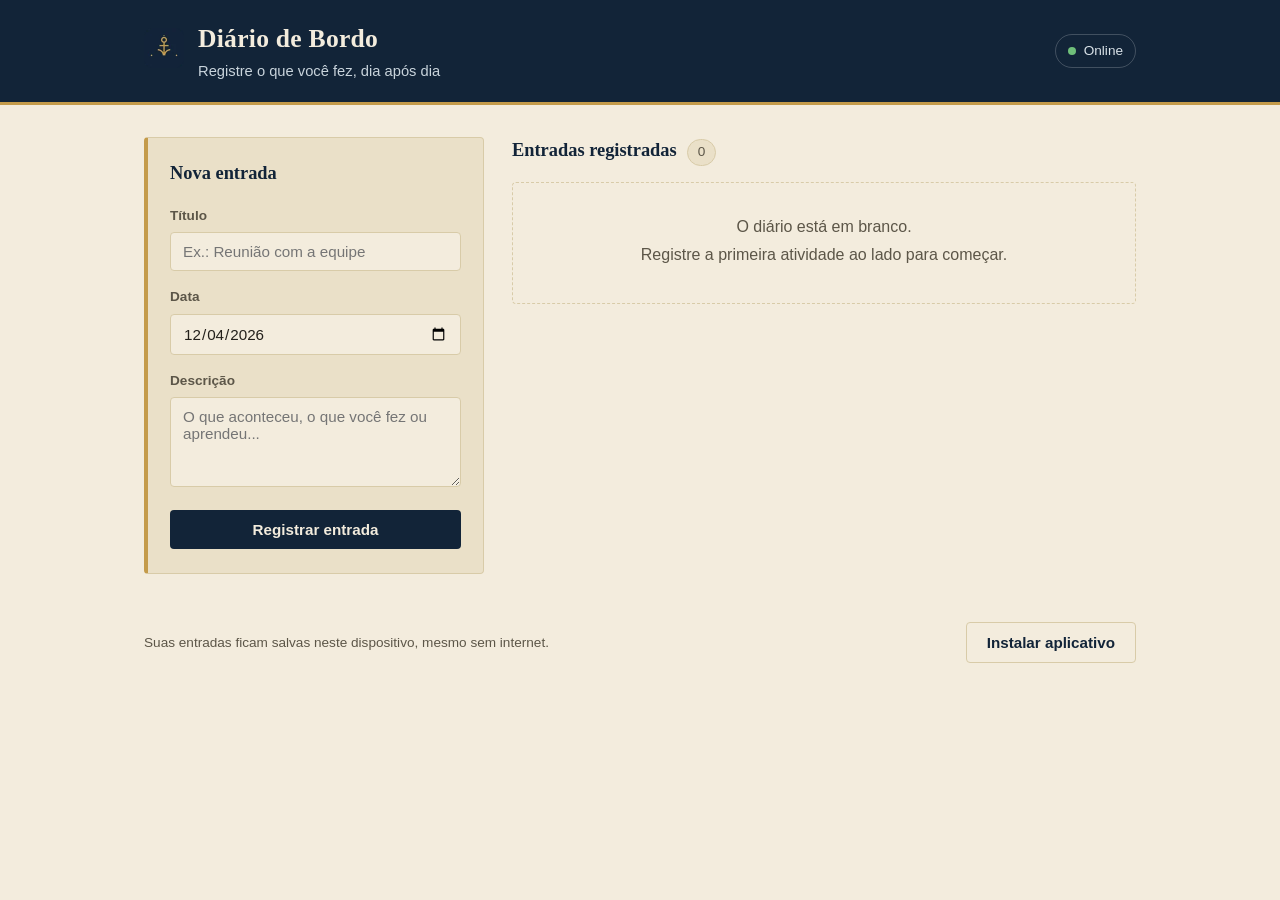
<file: index.html>
<!DOCTYPE html><html lang="pt-BR"><head><meta charset="UTF-8"/><meta name="viewport" content="width=device-width, initial-scale=1.0"/><title>Diário de Bordo</title><meta name="description" content="Registre suas atividades diárias, mesmo offline."/><link rel="manifest" href="manifest.json"/><meta name="theme-color" content="#122438"/><link rel="icon" type="image/png" href="icons/favicon.png"/><link rel="apple-touch-icon" href="icons/icon-192.png"/><meta name="apple-mobile-web-app-capable" content="yes"/><meta name="apple-mobile-web-app-status-bar-style" content="black-translucent"/><meta name="apple-mobile-web-app-title" content="Diário de Bordo"/><link rel="stylesheet" href="style.min.css"/></head><body><header class="masthead"><div class="masthead__inner"><div class="masthead__brand"><picture><source srcset="icons/logo-80.webp" type="image/webp"/><img src="icons/logo-80.png" alt="" class="masthead__icon" width="40" height="40" fetchpriority="high"/></picture><div><h1 class="masthead__title">Diário de Bordo</h1><p class="masthead__subtitle">Registre o que você fez, dia após dia</p></div></div><div class="status" id="connectionStatus" role="status" aria-live="polite"><span class="status__dot" aria-hidden="true"></span><span class="status__label">Online</span></div></div></header><main class="deck"><section class="card entry-form" aria-labelledby="formTitle"><h2 id="formTitle" class="card__title">Nova entrada</h2><form id="entryForm" novalidate><div class="field"><label for="entryTitle">Título</label><input type="text" id="entryTitle" name="title" placeholder="Ex.: Reunião com a equipe" autocomplete="off" required/></div><div class="field"><label for="entryDate">Data</label><input type="date" id="entryDate" name="date" required/></div><div class="field"><label for="entryDescription">Descrição</label><textarea id="entryDescription" name="description" rows="4" placeholder="O que aconteceu, o que você fez ou aprendeu..." ></textarea></div><p class="field__error" id="formError" role="alert" hidden></p><button type="submit" class="button button--primary">Registrar entrada</button></form></section><section class="log" aria-labelledby="logTitle"><div class="log__header"><h2 id="logTitle" class="card__title">Entradas registradas</h2><span class="log__count" id="entryCount">0</span></div><ul class="log__list" id="entryList"></ul><div class="empty-state" id="emptyState"><p>O diário está em branco.</p><p>Registre a primeira atividade ao lado para começar.</p></div></section></main><footer class="foot"><p class="foot__text">Suas entradas ficam salvas neste dispositivo, mesmo sem internet.</p><button id="installButton" class="button button--ghost" hidden>Instalar aplicativo</button></footer><div class="toast" id="toast" role="status" aria-live="polite"></div><script src="script.min.js" defer></script></body></html>
</file>
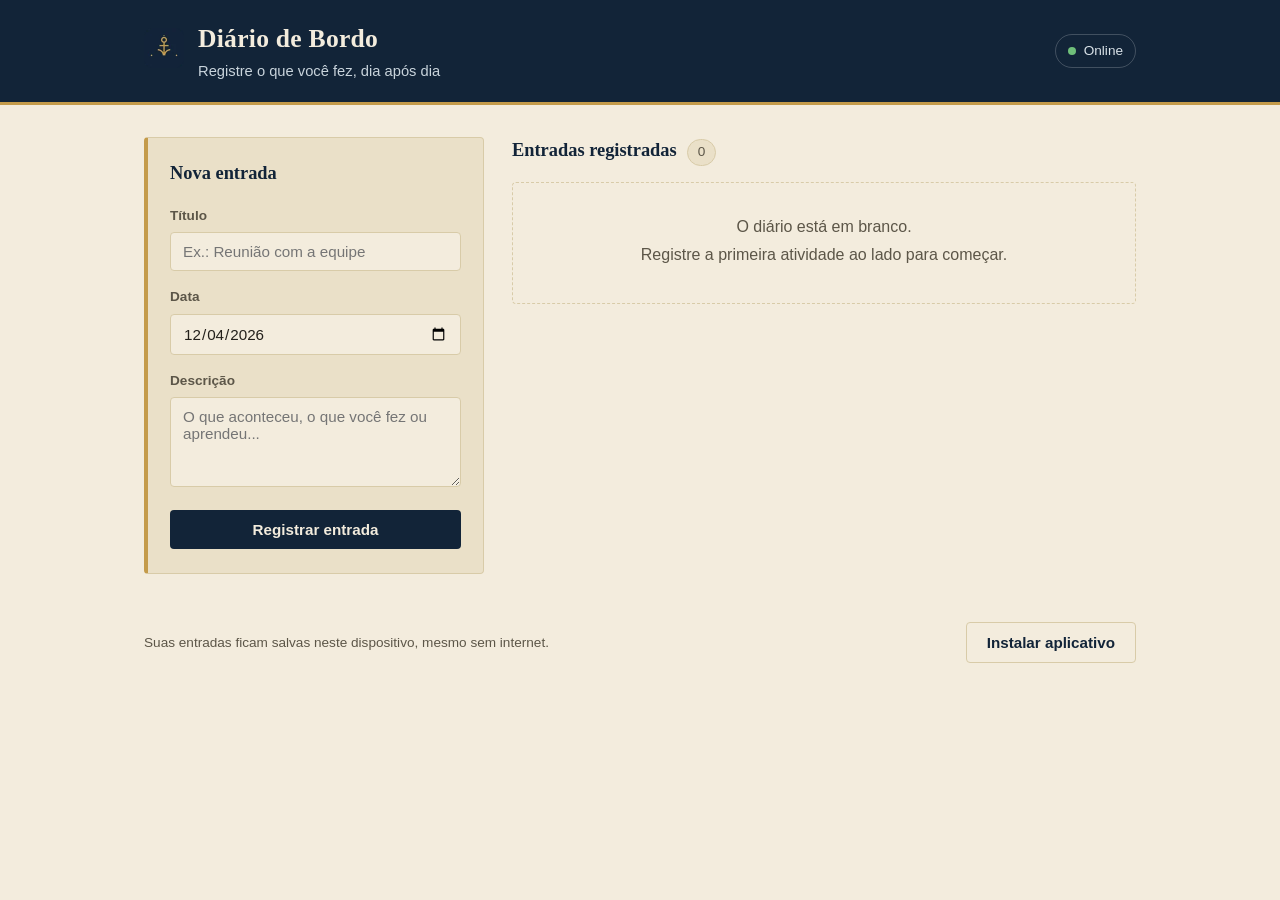
<file: src/index.html>
<!DOCTYPE html>
<html lang="pt-BR">
<head>
  <meta charset="UTF-8" />
  <meta name="viewport" content="width=device-width, initial-scale=1.0" />
  <title>Diário de Bordo</title>
  <meta name="description" content="Registre suas atividades diárias, mesmo offline." />

  <!-- PWA -->
  <link rel="manifest" href="../manifest.json" />
  <meta name="theme-color" content="#122438" />
  <link rel="icon" type="image/png" href="../icons/favicon.png" />
  <link rel="apple-touch-icon" href="../icons/icon-192.png" />
  <meta name="apple-mobile-web-app-capable" content="yes" />
  <meta name="apple-mobile-web-app-status-bar-style" content="black-translucent" />
  <meta name="apple-mobile-web-app-title" content="Diário de Bordo" />

  <link rel="stylesheet" href="style.css" />
</head>
<body>

  <header class="masthead">
    <div class="masthead__inner">
      <div class="masthead__brand">
        <picture>
          <source srcset="../icons/logo-80.webp" type="image/webp" />
          <img src="../icons/logo-80.png" alt="" class="masthead__icon" width="40" height="40" fetchpriority="high" />
        </picture>
        <div>
          <h1 class="masthead__title">Diário de Bordo</h1>
          <p class="masthead__subtitle">Registre o que você fez, dia após dia</p>
        </div>
      </div>
      <div class="status" id="connectionStatus" role="status" aria-live="polite">
        <span class="status__dot" aria-hidden="true"></span>
        <span class="status__label">Online</span>
      </div>
    </div>
  </header>

  <main class="deck">

    <section class="card entry-form" aria-labelledby="formTitle">
      <h2 id="formTitle" class="card__title">Nova entrada</h2>

      <form id="entryForm" novalidate>
        <div class="field">
          <label for="entryTitle">Título</label>
          <input
            type="text"
            id="entryTitle"
            name="title"
            placeholder="Ex.: Reunião com a equipe"
            autocomplete="off"
            required
          />
        </div>

        <div class="field">
          <label for="entryDate">Data</label>
          <input type="date" id="entryDate" name="date" required />
        </div>

        <div class="field">
          <label for="entryDescription">Descrição</label>
          <textarea
            id="entryDescription"
            name="description"
            rows="4"
            placeholder="O que aconteceu, o que você fez ou aprendeu..."
          ></textarea>
        </div>

        <p class="field__error" id="formError" role="alert" hidden></p>

        <button type="submit" class="button button--primary">Registrar entrada</button>
      </form>
    </section>

    <section class="log" aria-labelledby="logTitle">
      <div class="log__header">
        <h2 id="logTitle" class="card__title">Entradas registradas</h2>
        <span class="log__count" id="entryCount">0</span>
      </div>

      <ul class="log__list" id="entryList"></ul>

      <div class="empty-state" id="emptyState">
        <p>O diário está em branco.</p>
        <p>Registre a primeira atividade ao lado para começar.</p>
      </div>
    </section>

  </main>

  <footer class="foot">
    <p class="foot__text">Suas entradas ficam salvas neste dispositivo, mesmo sem internet.</p>
    <button id="installButton" class="button button--ghost" hidden>Instalar aplicativo</button>
  </footer>

  <div class="toast" id="toast" role="status" aria-live="polite"></div>

  <script src="script.js"></script>
</body>
</html>
</file>
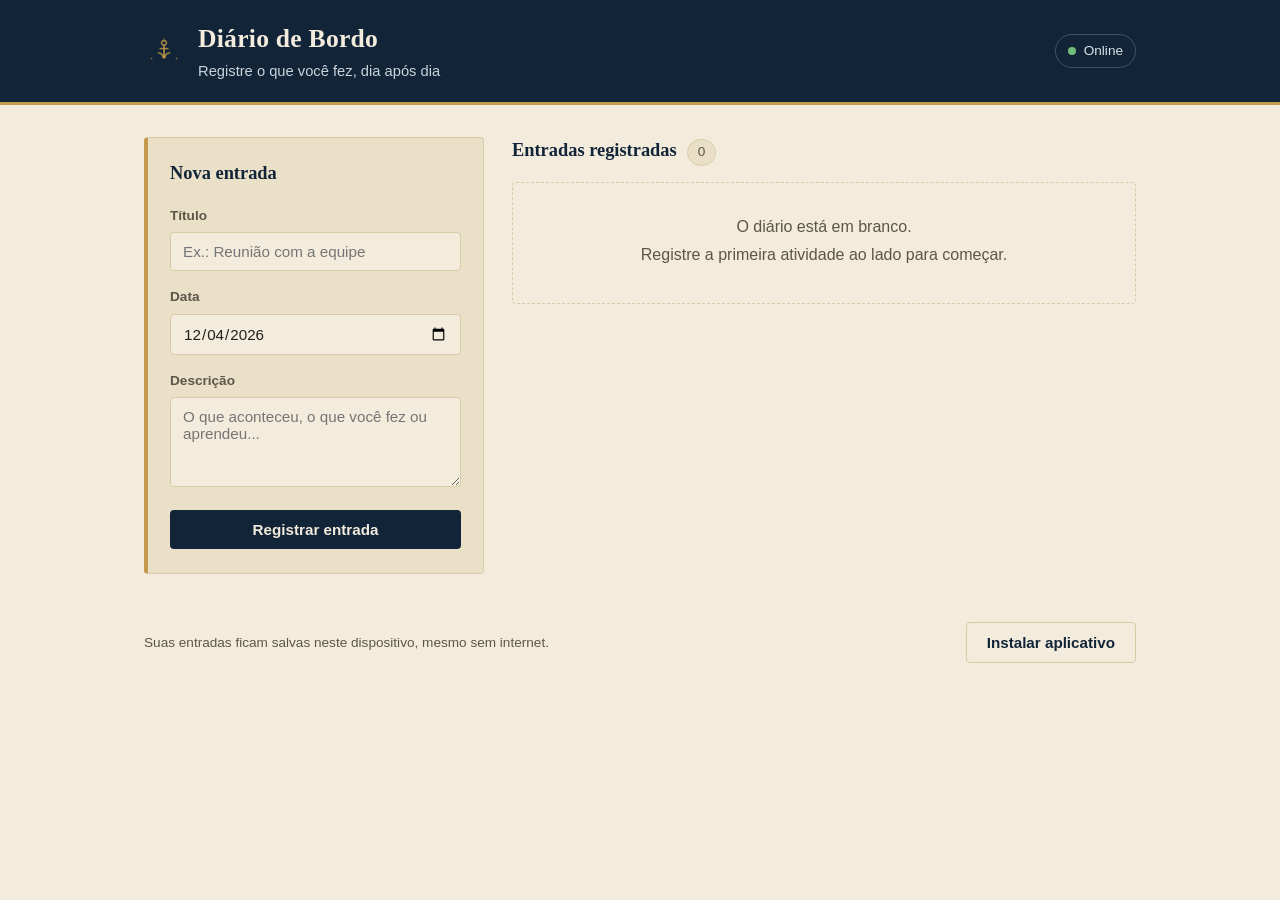
<file: versao-original/index.html>
<!DOCTYPE html>
<html lang="pt-BR">
<head>
  <meta charset="UTF-8" />
  <meta name="viewport" content="width=device-width, initial-scale=1.0" />
  <title>Diário de Bordo</title>
  <meta name="description" content="Registre suas atividades diárias, mesmo offline." />

  <!-- PWA -->
  <link rel="manifest" href="manifest.json" />
  <meta name="theme-color" content="#122438" />
  <link rel="icon" type="image/png" href="icons/favicon.png" />
  <link rel="apple-touch-icon" href="icons/icon-192.png" />
  <meta name="apple-mobile-web-app-capable" content="yes" />
  <meta name="apple-mobile-web-app-status-bar-style" content="black-translucent" />
  <meta name="apple-mobile-web-app-title" content="Diário de Bordo" />

  <link rel="stylesheet" href="style.css" />
</head>
<body>

  <header class="masthead">
    <div class="masthead__inner">
      <div class="masthead__brand">
        <img src="icons/icon-192.png" alt="" class="masthead__icon" width="40" height="40" />
        <div>
          <h1 class="masthead__title">Diário de Bordo</h1>
          <p class="masthead__subtitle">Registre o que você fez, dia após dia</p>
        </div>
      </div>
      <div class="status" id="connectionStatus" role="status" aria-live="polite">
        <span class="status__dot" aria-hidden="true"></span>
        <span class="status__label">Online</span>
      </div>
    </div>
  </header>

  <main class="deck">

    <section class="card entry-form" aria-labelledby="formTitle">
      <h2 id="formTitle" class="card__title">Nova entrada</h2>

      <form id="entryForm" novalidate>
        <div class="field">
          <label for="entryTitle">Título</label>
          <input
            type="text"
            id="entryTitle"
            name="title"
            placeholder="Ex.: Reunião com a equipe"
            autocomplete="off"
            required
          />
        </div>

        <div class="field">
          <label for="entryDate">Data</label>
          <input type="date" id="entryDate" name="date" required />
        </div>

        <div class="field">
          <label for="entryDescription">Descrição</label>
          <textarea
            id="entryDescription"
            name="description"
            rows="4"
            placeholder="O que aconteceu, o que você fez ou aprendeu..."
          ></textarea>
        </div>

        <p class="field__error" id="formError" role="alert" hidden></p>

        <button type="submit" class="button button--primary">Registrar entrada</button>
      </form>
    </section>

    <section class="log" aria-labelledby="logTitle">
      <div class="log__header">
        <h2 id="logTitle" class="card__title">Entradas registradas</h2>
        <span class="log__count" id="entryCount">0</span>
      </div>

      <ul class="log__list" id="entryList"></ul>

      <div class="empty-state" id="emptyState">
        <p>O diário está em branco.</p>
        <p>Registre a primeira atividade ao lado para começar.</p>
      </div>
    </section>

  </main>

  <footer class="foot">
    <p class="foot__text">Suas entradas ficam salvas neste dispositivo, mesmo sem internet.</p>
    <button id="installButton" class="button button--ghost" hidden>Instalar aplicativo</button>
  </footer>

  <div class="toast" id="toast" role="status" aria-live="polite"></div>

  <script src="script.js"></script>
</body>
</html>
</file>
<file: src/style.css>
/* ============================================================
   Diário de Bordo — design tokens
   A ship's logbook feel: navy, aged paper and brass.
   ============================================================ */

:root {
  --ink-navy: #122438;
  --ink-navy-deep: #0c1a29;
  --paper: #f3ecdd;
  --paper-deep: #eae0c8;
  --paper-line: #d8cba8;
  --brass: #c49b4a;
  --brass-deep: #a87f35;
  --teal: #2f5d62;
  --charcoal: #23201b;
  --charcoal-soft: #5c5648;
  --danger: #8c3b2e;
  --danger-deep: #712f25;

  --font-display: "Iowan Old Style", "Palatino Linotype", "Book Antiqua", Georgia, serif;
  --font-body: -apple-system, BlinkMacSystemFont, "Segoe UI", Roboto, Helvetica, Arial, sans-serif;

  --radius: 4px;
  --content-width: 1040px;
}

* {
  box-sizing: border-box;
}

html {
  -webkit-text-size-adjust: 100%;
}

body {
  margin: 0;
  font-family: var(--font-body);
  color: var(--charcoal);
  background: var(--paper);
  line-height: 1.5;
}

h1, h2 {
  margin: 0;
  font-family: var(--font-display);
}

button {
  font-family: inherit;
}

:focus-visible {
  outline: 3px solid var(--teal);
  outline-offset: 2px;
}

/* ============================================================
   Masthead
   ============================================================ */

.masthead {
  background: var(--ink-navy);
  color: var(--paper);
  border-bottom: 3px solid var(--brass);
}

.masthead__inner {
  max-width: var(--content-width);
  margin: 0 auto;
  padding: 20px 24px;
  display: flex;
  align-items: center;
  justify-content: space-between;
  gap: 16px;
  flex-wrap: wrap;
}

.masthead__brand {
  display: flex;
  align-items: center;
  gap: 14px;
}

.masthead__icon {
  border-radius: 8px;
  flex-shrink: 0;
}

.masthead__title {
  font-size: 1.6rem;
  font-weight: 600;
  letter-spacing: 0.01em;
  color: var(--paper);
}

.masthead__subtitle {
  margin: 2px 0 0;
  font-size: 0.92rem;
  color: #c9d4dc;
}

.status {
  display: flex;
  align-items: center;
  gap: 8px;
  font-size: 0.85rem;
  color: #d9e2e8;
  border: 1px solid rgba(255, 255, 255, 0.2);
  padding: 6px 12px;
  border-radius: 999px;
  white-space: nowrap;
}

.status__dot {
  width: 8px;
  height: 8px;
  border-radius: 50%;
  background: #6fbf7a;
  display: inline-block;
}

.status.is-offline .status__dot {
  background: var(--brass);
}

/* ============================================================
   Layout
   ============================================================ */

.deck {
  max-width: var(--content-width);
  margin: 0 auto;
  padding: 32px 24px 48px;
  display: grid;
  grid-template-columns: 340px 1fr;
  gap: 28px;
  align-items: start;
}

@media (max-width: 760px) {
  .deck {
    grid-template-columns: 1fr;
    padding: 24px 16px 40px;
  }
}

.card__title {
  font-size: 1.15rem;
  font-weight: 600;
  color: var(--ink-navy);
}

/* ============================================================
   Entry form — styled like a ruled index card
   ============================================================ */

.entry-form {
  background: var(--paper-deep);
  border: 1px solid var(--paper-line);
  border-left: 4px solid var(--brass);
  border-radius: var(--radius);
  padding: 22px 22px 24px;
  position: sticky;
  top: 24px;
}

@media (max-width: 760px) {
  .entry-form {
    position: static;
  }
}

.entry-form form {
  margin-top: 18px;
}

.field {
  margin-bottom: 16px;
}

.field label {
  display: block;
  font-size: 0.85rem;
  font-weight: 600;
  color: var(--charcoal-soft);
  margin-bottom: 6px;
}

.field input,
.field textarea {
  width: 100%;
  padding: 10px 12px;
  font-size: 0.95rem;
  font-family: var(--font-body);
  color: var(--charcoal);
  background: var(--paper);
  border: 1px solid var(--paper-line);
  border-radius: var(--radius);
  resize: vertical;
}

.field input:focus,
.field textarea:focus {
  border-color: var(--teal);
}

.field__error {
  color: var(--danger);
  font-size: 0.85rem;
  margin: -6px 0 14px;
}

.button {
  display: inline-flex;
  align-items: center;
  justify-content: center;
  gap: 8px;
  padding: 11px 20px;
  font-size: 0.95rem;
  font-weight: 600;
  border-radius: var(--radius);
  border: none;
  cursor: pointer;
  transition: background-color 120ms ease, color 120ms ease, border-color 120ms ease;
}

.button--primary {
  background: var(--ink-navy);
  color: var(--paper);
  width: 100%;
}

.button--primary:hover {
  background: var(--ink-navy-deep);
}

.button--ghost {
  background: transparent;
  color: var(--ink-navy);
  border: 1px solid var(--paper-line);
}

.button--ghost:hover {
  border-color: var(--brass);
  color: var(--brass-deep);
}

/* ============================================================
   Log list
   ============================================================ */

.log__header {
  display: flex;
  align-items: baseline;
  gap: 10px;
  margin-bottom: 16px;
}

.log__count {
  font-size: 0.85rem;
  color: var(--charcoal-soft);
  background: var(--paper-deep);
  border: 1px solid var(--paper-line);
  border-radius: 999px;
  padding: 2px 10px;
}

.log__list {
  list-style: none;
  margin: 0;
  padding: 0;
  display: flex;
  flex-direction: column;
  gap: 12px;
}

.entry {
  display: grid;
  grid-template-columns: 96px 1fr auto;
  gap: 16px;
  align-items: start;
  background: #fff;
  border: 1px solid var(--paper-line);
  border-radius: var(--radius);
  padding: 16px 18px;
  animation: entry-in 260ms ease both;
}

@media (max-width: 560px) {
  .entry {
    grid-template-columns: 1fr;
    gap: 8px;
  }

  .entry__remove {
    justify-self: start;
  }
}

@keyframes entry-in {
  from {
    opacity: 0;
    transform: translateY(-6px);
  }
  to {
    opacity: 1;
    transform: translateY(0);
  }
}

.entry__date {
  font-family: var(--font-display);
  color: var(--ink-navy);
  line-height: 1.15;
}

.entry__date-day {
  display: block;
  font-size: 1.6rem;
  font-weight: 600;
}

.entry__date-rest {
  display: block;
  font-size: 0.78rem;
  text-transform: uppercase;
  letter-spacing: 0.04em;
  color: var(--charcoal-soft);
}

.entry__title {
  margin: 0 0 4px;
  font-size: 1.05rem;
  font-weight: 600;
  color: var(--charcoal);
}

.entry__description {
  margin: 0;
  color: var(--charcoal-soft);
  font-size: 0.92rem;
  white-space: pre-wrap;
}

.entry__remove {
  background: transparent;
  border: 1px solid transparent;
  color: var(--danger);
  padding: 6px 10px;
  font-size: 0.85rem;
  font-weight: 600;
  border-radius: var(--radius);
}

.entry__remove:hover {
  background: #fbeceb;
  border-color: var(--danger);
}

/* ============================================================
   Empty state
   ============================================================ */

.empty-state {
  border: 1px dashed var(--paper-line);
  border-radius: var(--radius);
  padding: 32px 20px;
  text-align: center;
  color: var(--charcoal-soft);
}

.empty-state p {
  margin: 0 0 4px;
}

.empty-state[hidden] {
  display: none;
}

/* ============================================================
   Footer & toast
   ============================================================ */

.foot {
  max-width: var(--content-width);
  margin: 0 auto;
  padding: 0 24px 40px;
  display: flex;
  align-items: center;
  justify-content: space-between;
  gap: 16px;
  flex-wrap: wrap;
}

.foot__text {
  margin: 0;
  font-size: 0.85rem;
  color: var(--charcoal-soft);
}

.toast {
  position: fixed;
  left: 50%;
  bottom: 24px;
  transform: translate(-50%, 12px);
  background: var(--ink-navy);
  color: var(--paper);
  padding: 12px 20px;
  border-radius: var(--radius);
  font-size: 0.9rem;
  opacity: 0;
  pointer-events: none;
  transition: opacity 180ms ease, transform 180ms ease;
  z-index: 100;
  max-width: calc(100% - 32px);
  text-align: center;
}

.toast.is-visible {
  opacity: 1;
  transform: translate(-50%, 0);
}

@media (prefers-reduced-motion: reduce) {
  .entry {
    animation: none;
  }
  .toast {
    transition: none;
  }
}
</file>
<file: versao-original/style.css>
/* ============================================================
   Diário de Bordo — design tokens
   A ship's logbook feel: navy, aged paper and brass.
   ============================================================ */

:root {
  --ink-navy: #122438;
  --ink-navy-deep: #0c1a29;
  --paper: #f3ecdd;
  --paper-deep: #eae0c8;
  --paper-line: #d8cba8;
  --brass: #c49b4a;
  --brass-deep: #a87f35;
  --teal: #2f5d62;
  --charcoal: #23201b;
  --charcoal-soft: #5c5648;
  --danger: #8c3b2e;
  --danger-deep: #712f25;

  --font-display: "Iowan Old Style", "Palatino Linotype", "Book Antiqua", Georgia, serif;
  --font-body: -apple-system, BlinkMacSystemFont, "Segoe UI", Roboto, Helvetica, Arial, sans-serif;

  --radius: 4px;
  --content-width: 1040px;
}

* {
  box-sizing: border-box;
}

html {
  -webkit-text-size-adjust: 100%;
}

body {
  margin: 0;
  font-family: var(--font-body);
  color: var(--charcoal);
  background: var(--paper);
  line-height: 1.5;
}

h1, h2 {
  margin: 0;
  font-family: var(--font-display);
}

button {
  font-family: inherit;
}

:focus-visible {
  outline: 3px solid var(--teal);
  outline-offset: 2px;
}

/* ============================================================
   Masthead
   ============================================================ */

.masthead {
  background: var(--ink-navy);
  color: var(--paper);
  border-bottom: 3px solid var(--brass);
}

.masthead__inner {
  max-width: var(--content-width);
  margin: 0 auto;
  padding: 20px 24px;
  display: flex;
  align-items: center;
  justify-content: space-between;
  gap: 16px;
  flex-wrap: wrap;
}

.masthead__brand {
  display: flex;
  align-items: center;
  gap: 14px;
}

.masthead__icon {
  border-radius: 8px;
  flex-shrink: 0;
}

.masthead__title {
  font-size: 1.6rem;
  font-weight: 600;
  letter-spacing: 0.01em;
  color: var(--paper);
}

.masthead__subtitle {
  margin: 2px 0 0;
  font-size: 0.92rem;
  color: #c9d4dc;
}

.status {
  display: flex;
  align-items: center;
  gap: 8px;
  font-size: 0.85rem;
  color: #d9e2e8;
  border: 1px solid rgba(255, 255, 255, 0.2);
  padding: 6px 12px;
  border-radius: 999px;
  white-space: nowrap;
}

.status__dot {
  width: 8px;
  height: 8px;
  border-radius: 50%;
  background: #6fbf7a;
  display: inline-block;
}

.status.is-offline .status__dot {
  background: var(--brass);
}

/* ============================================================
   Layout
   ============================================================ */

.deck {
  max-width: var(--content-width);
  margin: 0 auto;
  padding: 32px 24px 48px;
  display: grid;
  grid-template-columns: 340px 1fr;
  gap: 28px;
  align-items: start;
}

@media (max-width: 760px) {
  .deck {
    grid-template-columns: 1fr;
    padding: 24px 16px 40px;
  }
}

.card__title {
  font-size: 1.15rem;
  font-weight: 600;
  color: var(--ink-navy);
}

/* ============================================================
   Entry form — styled like a ruled index card
   ============================================================ */

.entry-form {
  background: var(--paper-deep);
  border: 1px solid var(--paper-line);
  border-left: 4px solid var(--brass);
  border-radius: var(--radius);
  padding: 22px 22px 24px;
  position: sticky;
  top: 24px;
}

@media (max-width: 760px) {
  .entry-form {
    position: static;
  }
}

.entry-form form {
  margin-top: 18px;
}

.field {
  margin-bottom: 16px;
}

.field label {
  display: block;
  font-size: 0.85rem;
  font-weight: 600;
  color: var(--charcoal-soft);
  margin-bottom: 6px;
}

.field input,
.field textarea {
  width: 100%;
  padding: 10px 12px;
  font-size: 0.95rem;
  font-family: var(--font-body);
  color: var(--charcoal);
  background: var(--paper);
  border: 1px solid var(--paper-line);
  border-radius: var(--radius);
  resize: vertical;
}

.field input:focus,
.field textarea:focus {
  border-color: var(--teal);
}

.field__error {
  color: var(--danger);
  font-size: 0.85rem;
  margin: -6px 0 14px;
}

.button {
  display: inline-flex;
  align-items: center;
  justify-content: center;
  gap: 8px;
  padding: 11px 20px;
  font-size: 0.95rem;
  font-weight: 600;
  border-radius: var(--radius);
  border: none;
  cursor: pointer;
  transition: background-color 120ms ease, color 120ms ease, border-color 120ms ease;
}

.button--primary {
  background: var(--ink-navy);
  color: var(--paper);
  width: 100%;
}

.button--primary:hover {
  background: var(--ink-navy-deep);
}

.button--ghost {
  background: transparent;
  color: var(--ink-navy);
  border: 1px solid var(--paper-line);
}

.button--ghost:hover {
  border-color: var(--brass);
  color: var(--brass-deep);
}

/* ============================================================
   Log list
   ============================================================ */

.log__header {
  display: flex;
  align-items: baseline;
  gap: 10px;
  margin-bottom: 16px;
}

.log__count {
  font-size: 0.85rem;
  color: var(--charcoal-soft);
  background: var(--paper-deep);
  border: 1px solid var(--paper-line);
  border-radius: 999px;
  padding: 2px 10px;
}

.log__list {
  list-style: none;
  margin: 0;
  padding: 0;
  display: flex;
  flex-direction: column;
  gap: 12px;
}

.entry {
  display: grid;
  grid-template-columns: 96px 1fr auto;
  gap: 16px;
  align-items: start;
  background: #fff;
  border: 1px solid var(--paper-line);
  border-radius: var(--radius);
  padding: 16px 18px;
  animation: entry-in 260ms ease both;
}

@media (max-width: 560px) {
  .entry {
    grid-template-columns: 1fr;
    gap: 8px;
  }

  .entry__remove {
    justify-self: start;
  }
}

@keyframes entry-in {
  from {
    opacity: 0;
    transform: translateY(-6px);
  }
  to {
    opacity: 1;
    transform: translateY(0);
  }
}

.entry__date {
  font-family: var(--font-display);
  color: var(--ink-navy);
  line-height: 1.15;
}

.entry__date-day {
  display: block;
  font-size: 1.6rem;
  font-weight: 600;
}

.entry__date-rest {
  display: block;
  font-size: 0.78rem;
  text-transform: uppercase;
  letter-spacing: 0.04em;
  color: var(--charcoal-soft);
}

.entry__title {
  margin: 0 0 4px;
  font-size: 1.05rem;
  font-weight: 600;
  color: var(--charcoal);
}

.entry__description {
  margin: 0;
  color: var(--charcoal-soft);
  font-size: 0.92rem;
  white-space: pre-wrap;
}

.entry__remove {
  background: transparent;
  border: 1px solid transparent;
  color: var(--danger);
  padding: 6px 10px;
  font-size: 0.85rem;
  font-weight: 600;
  border-radius: var(--radius);
}

.entry__remove:hover {
  background: #fbeceb;
  border-color: var(--danger);
}

/* ============================================================
   Empty state
   ============================================================ */

.empty-state {
  border: 1px dashed var(--paper-line);
  border-radius: var(--radius);
  padding: 32px 20px;
  text-align: center;
  color: var(--charcoal-soft);
}

.empty-state p {
  margin: 0 0 4px;
}

.empty-state[hidden] {
  display: none;
}

/* ============================================================
   Footer & toast
   ============================================================ */

.foot {
  max-width: var(--content-width);
  margin: 0 auto;
  padding: 0 24px 40px;
  display: flex;
  align-items: center;
  justify-content: space-between;
  gap: 16px;
  flex-wrap: wrap;
}

.foot__text {
  margin: 0;
  font-size: 0.85rem;
  color: var(--charcoal-soft);
}

.toast {
  position: fixed;
  left: 50%;
  bottom: 24px;
  transform: translate(-50%, 12px);
  background: var(--ink-navy);
  color: var(--paper);
  padding: 12px 20px;
  border-radius: var(--radius);
  font-size: 0.9rem;
  opacity: 0;
  pointer-events: none;
  transition: opacity 180ms ease, transform 180ms ease;
  z-index: 100;
  max-width: calc(100% - 32px);
  text-align: center;
}

.toast.is-visible {
  opacity: 1;
  transform: translate(-50%, 0);
}

@media (prefers-reduced-motion: reduce) {
  .entry {
    animation: none;
  }
  .toast {
    transition: none;
  }
}
</file>
<file: style.min.css>
:root{--ink-navy:#122438;--ink-navy-deep:#0c1a29;--paper:#f3ecdd;--paper-deep:#eae0c8;--paper-line:#d8cba8;--brass:#c49b4a;--brass-deep:#a87f35;--teal:#2f5d62;--charcoal:#23201b;--charcoal-soft:#5c5648;--danger:#8c3b2e;--danger-deep:#712f25;--font-display:"Iowan Old Style","Palatino Linotype","Book Antiqua",Georgia,serif;--font-body:-apple-system,BlinkMacSystemFont,"Segoe UI",Roboto,Helvetica,Arial,sans-serif;--radius:4px;--content-width:1040px}*{box-sizing:border-box}html{-webkit-text-size-adjust:100%}body{margin:0;font-family:var(--font-body);color:var(--charcoal);background:var(--paper);line-height:1.5}h1,h2{margin:0;font-family:var(--font-display)}button{font-family:inherit}:focus-visible{outline:3px solid var(--teal);outline-offset:2px}.masthead{background:var(--ink-navy);color:var(--paper);border-bottom:3px solid var(--brass)}.masthead__inner{max-width:var(--content-width);margin:0 auto;padding:20px 24px;display:flex;align-items:center;justify-content:space-between;gap:16px;flex-wrap:wrap}.masthead__brand{display:flex;align-items:center;gap:14px}.masthead__icon{border-radius:8px;flex-shrink:0}.masthead__title{font-size:1.6rem;font-weight:600;letter-spacing:0.01em;color:var(--paper)}.masthead__subtitle{margin:2px 0 0;font-size:0.92rem;color:#c9d4dc}.status{display:flex;align-items:center;gap:8px;font-size:0.85rem;color:#d9e2e8;border:1px solid rgba(255,255,255,0.2);padding:6px 12px;border-radius:999px;white-space:nowrap}.status__dot{width:8px;height:8px;border-radius:50%;background:#6fbf7a;display:inline-block}.status.is-offline .status__dot{background:var(--brass)}.deck{max-width:var(--content-width);margin:0 auto;padding:32px 24px 48px;display:grid;grid-template-columns:340px 1fr;gap:28px;align-items:start}@media (max-width:760px){.deck{grid-template-columns:1fr;padding:24px 16px 40px}}.card__title{font-size:1.15rem;font-weight:600;color:var(--ink-navy)}.entry-form{background:var(--paper-deep);border:1px solid var(--paper-line);border-left:4px solid var(--brass);border-radius:var(--radius);padding:22px 22px 24px;position:sticky;top:24px}@media (max-width:760px){.entry-form{position:static}}.entry-form form{margin-top:18px}.field{margin-bottom:16px}.field label{display:block;font-size:0.85rem;font-weight:600;color:var(--charcoal-soft);margin-bottom:6px}.field input,.field textarea{width:100%;padding:10px 12px;font-size:0.95rem;font-family:var(--font-body);color:var(--charcoal);background:var(--paper);border:1px solid var(--paper-line);border-radius:var(--radius);resize:vertical}.field input:focus,.field textarea:focus{border-color:var(--teal)}.field__error{color:var(--danger);font-size:0.85rem;margin:-6px 0 14px}.button{display:inline-flex;align-items:center;justify-content:center;gap:8px;padding:11px 20px;font-size:0.95rem;font-weight:600;border-radius:var(--radius);border:none;cursor:pointer;transition:background-color 120ms ease,color 120ms ease,border-color 120ms ease}.button--primary{background:var(--ink-navy);color:var(--paper);width:100%}.button--primary:hover{background:var(--ink-navy-deep)}.button--ghost{background:transparent;color:var(--ink-navy);border:1px solid var(--paper-line)}.button--ghost:hover{border-color:var(--brass);color:var(--brass-deep)}.log__header{display:flex;align-items:baseline;gap:10px;margin-bottom:16px}.log__count{font-size:0.85rem;color:var(--charcoal-soft);background:var(--paper-deep);border:1px solid var(--paper-line);border-radius:999px;padding:2px 10px}.log__list{list-style:none;margin:0;padding:0;display:flex;flex-direction:column;gap:12px}.entry{display:grid;grid-template-columns:96px 1fr auto;gap:16px;align-items:start;background:#fff;border:1px solid var(--paper-line);border-radius:var(--radius);padding:16px 18px;animation:entry-in 260ms ease both}@media (max-width:560px){.entry{grid-template-columns:1fr;gap:8px}.entry__remove{justify-self:start}}@keyframes entry-in{from{opacity:0;transform:translateY(-6px)}to{opacity:1;transform:translateY(0)}}.entry__date{font-family:var(--font-display);color:var(--ink-navy);line-height:1.15}.entry__date-day{display:block;font-size:1.6rem;font-weight:600}.entry__date-rest{display:block;font-size:0.78rem;text-transform:uppercase;letter-spacing:0.04em;color:var(--charcoal-soft)}.entry__title{margin:0 0 4px;font-size:1.05rem;font-weight:600;color:var(--charcoal)}.entry__description{margin:0;color:var(--charcoal-soft);font-size:0.92rem;white-space:pre-wrap}.entry__remove{background:transparent;border:1px solid transparent;color:var(--danger);padding:6px 10px;font-size:0.85rem;font-weight:600;border-radius:var(--radius)}.entry__remove:hover{background:#fbeceb;border-color:var(--danger)}.empty-state{border:1px dashed var(--paper-line);border-radius:var(--radius);padding:32px 20px;text-align:center;color:var(--charcoal-soft)}.empty-state p{margin:0 0 4px}.empty-state[hidden]{display:none}.foot{max-width:var(--content-width);margin:0 auto;padding:0 24px 40px;display:flex;align-items:center;justify-content:space-between;gap:16px;flex-wrap:wrap}.foot__text{margin:0;font-size:0.85rem;color:var(--charcoal-soft)}.toast{position:fixed;left:50%;bottom:24px;transform:translate(-50%,12px);background:var(--ink-navy);color:var(--paper);padding:12px 20px;border-radius:var(--radius);font-size:0.9rem;opacity:0;pointer-events:none;transition:opacity 180ms ease,transform 180ms ease;z-index:100;max-width:calc(100% - 32px);text-align:center}.toast.is-visible{opacity:1;transform:translate(-50%,0)}@media (prefers-reduced-motion:reduce){.entry{animation:none}.toast{transition:none}}
</file>
